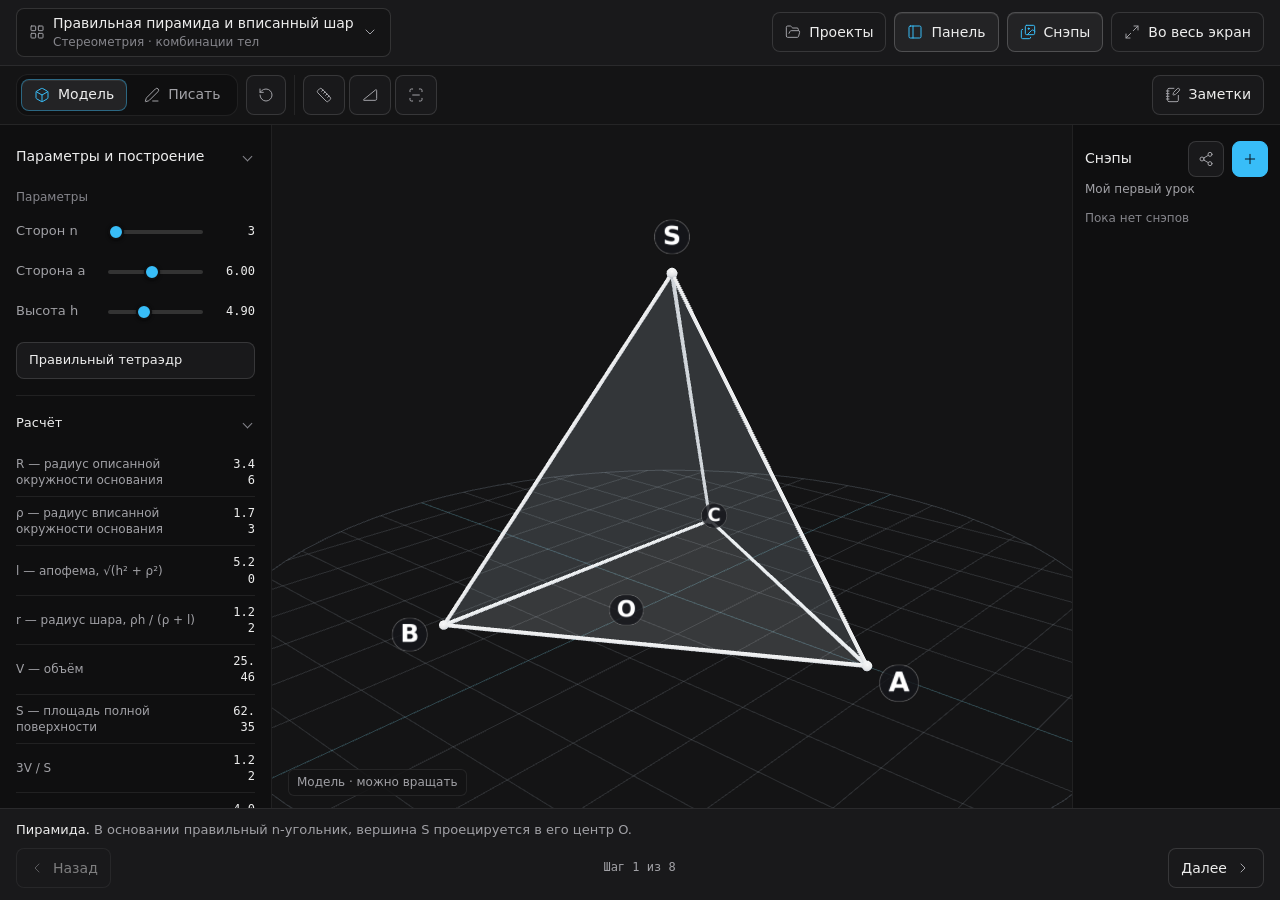
<file: index.html>
<!doctype html>
<html lang="ru">
<head>
  <meta charset="utf-8">
  <meta name="viewport" content="width=device-width,initial-scale=1,viewport-fit=cover">
  <meta name="theme-color" content="#141415">
  <meta name="mobile-web-app-capable" content="yes">
  <meta name="apple-mobile-web-app-capable" content="yes">
  <meta name="apple-mobile-web-app-status-bar-style" content="black-translucent">
  <title>Доска учителя — 3D-модели и симуляции</title>
  <link rel="manifest" href="./manifest.webmanifest">
  <link rel="icon" type="image/png" sizes="192x192" href="./icon-192.png">
  <link rel="apple-touch-icon" href="./apple-touch-icon.png">
  <link rel="stylesheet" href="./styles/board.css">
</head>
<body>
<div id="teacher-board-concept" data-mode="model" aria-label="Доска учителя: интерактивные 3D-модели">
  <header class="tb-header">
    <button type="button" class="tb-model-btn" data-action="open-catalog" aria-label="Выбрать 3D-модель из каталога" title="Выбрать модель">
      <i data-lucide="layout-grid" aria-hidden="true"></i>
      <span class="tb-title">
        <strong data-ref="model-title">Правильная пирамида и вписанный шар</strong>
        <span class="tb-subtitle" data-ref="model-subtitle">Стереометрия · комбинации тел</span>
      </span>
      <i data-lucide="chevron-down" aria-hidden="true"></i>
    </button>
    <div class="tb-header-actions">
      <button type="button" data-action="open-projects" aria-label="Мои проекты и уроки" title="Мои проекты"><i data-lucide="folder-open" aria-hidden="true"></i><span class="tb-btn-label">Проекты</span></button>
      <button type="button" data-action="toggle-panel" aria-pressed="true" aria-label="Скрыть или показать панель параметров" title="Панель параметров"><i data-lucide="panel-left" aria-hidden="true"></i><span class="tb-btn-label">Панель</span></button>
      <button type="button" data-action="toggle-snaps" aria-pressed="true" aria-label="Скрыть или показать ленту снэпов" title="Лента снэпов"><i data-lucide="images" aria-hidden="true"></i><span class="tb-btn-label">Снэпы</span></button>
      <button type="button" data-action="fullscreen" aria-pressed="false" aria-label="Открыть во весь экран" title="Во весь экран"><i data-lucide="maximize-2" aria-hidden="true"></i><span class="tb-btn-label">Во весь экран</span></button>
    </div>
  </header>

  <div class="tb-toolbar">
    <div class="tb-modes" role="group" aria-label="Режим взаимодействия">
      <button type="button" data-mode="model" aria-pressed="true" aria-label="Режим модели: вращение и масштаб" title="Модель"><i data-lucide="box" aria-hidden="true"></i><span class="tb-btn-label">Модель</span></button>
      <button type="button" data-mode="ink" aria-pressed="false" aria-label="Режим письма: заметки поверх сцены" title="Писать"><i data-lucide="pen-line" aria-hidden="true"></i><span class="tb-btn-label">Писать</span></button>
    </div>
    <button type="button" data-action="reset-camera" aria-label="Сбросить 3D-камеру" title="Сбросить 3D-камеру"><i data-lucide="rotate-ccw" aria-hidden="true"></i></button>
    <div class="tb-ink-tools" role="group" aria-label="Инструменты письма">
      <button type="button" data-tool="pen" aria-label="Перо" aria-pressed="true"><i data-lucide="pencil" aria-hidden="true"></i></button>
      <button type="button" data-tool="eraser" aria-label="Ластик" aria-pressed="false"><i data-lucide="eraser" aria-hidden="true"></i></button>
      <button type="button" data-tool="pan" aria-label="Перемещать доску (рука)" title="Перемещать увеличенную доску" aria-pressed="false"><i data-lucide="hand" aria-hidden="true"></i></button>
      <button type="button" class="tb-color" data-color="graphite" aria-label="Графитовый цвет" aria-pressed="false"><span></span></button>
      <button type="button" class="tb-color" data-color="blue" aria-label="Синий цвет" aria-pressed="true"><span></span></button>
      <button type="button" class="tb-color" data-color="red" aria-label="Красный цвет" aria-pressed="false"><span></span></button>
      <button type="button" data-action="undo" aria-label="Отменить последнее действие" title="Отменить штрих" disabled><i data-lucide="undo-2" aria-hidden="true"></i></button>
      <button type="button" data-action="redo" aria-label="Повторить отменённое действие" title="Повторить штрих" disabled><i data-lucide="redo-2" aria-hidden="true"></i></button>
      <button type="button" data-action="clear-strokes" aria-label="Очистить штрихи снэпа" title="Очистить штрихи снэпа" disabled><i data-lucide="trash-2" aria-hidden="true"></i></button>
      <button type="button" data-action="stylus-only" aria-label="Только стилус (игнорировать палец при письме)" title="Только стилус (защита от ладони)" aria-pressed="false"><i data-lucide="pen-tool" aria-hidden="true"></i></button>
    </div>
    <div class="tb-zoom-tools" role="group" aria-label="Масштаб доски">
      <button type="button" data-action="zoom-out" aria-label="Уменьшить доску" disabled><i data-lucide="zoom-out" aria-hidden="true"></i></button>
      <button type="button" class="tb-zoom-value" data-action="zoom-reset" aria-label="Сбросить масштаб до 100%" disabled>100%</button>
      <button type="button" data-action="zoom-in" aria-label="Увеличить доску" disabled><i data-lucide="zoom-in" aria-hidden="true"></i></button>
    </div>
    <div class="tb-instruments" role="group" aria-label="Измерительные приборы и указка">
      <button type="button" data-instrument="ruler" aria-label="Линейка: расстояние между точками 3D-модели" title="Линейка · 2 точки модели" aria-pressed="false"><i data-lucide="ruler" aria-hidden="true"></i></button>
      <button type="button" data-instrument="protractor" aria-label="Транспортир: угол по трём точкам 3D-модели" title="Транспортир · 3 точки, вторая — вершина" aria-pressed="false"><i data-lucide="triangle-right" aria-hidden="true"></i></button>
      <button type="button" data-instrument="laser" aria-label="Лазерная указка" title="Лазерная указка · Esc — выход" aria-pressed="false"><i data-lucide="scan-line" aria-hidden="true"></i></button>
    </div>
    <button type="button" class="tb-notes-button" data-action="notes" aria-pressed="false" aria-label="Заметки учителя" title="Заметки учителя"><i data-lucide="notebook-pen" aria-hidden="true"></i><span class="tb-btn-label">Заметки</span></button>
    <span class="tb-mode-status" aria-live="polite">Вращение и масштаб</span>
  </div>

  <div class="tb-app-banner" data-ref="app-banner" data-tone="info" hidden role="status" aria-live="polite">
    <i data-lucide="alert-triangle" aria-hidden="true"></i>
    <span data-ref="app-banner-text"></span>
    <button type="button" class="tb-hint-close" data-action="dismiss-banner" aria-label="Скрыть уведомление"><i data-lucide="x" aria-hidden="true"></i></button>
  </div>

  <main class="tb-workspace">
    <aside class="tb-controls">
      <details class="tb-panel" open>
        <summary>Параметры и построение</summary>
        <h4>Параметры</h4>
        <div data-ref="params-host"></div>
        <div class="tb-presets" data-ref="presets-host"></div>
        <details class="tb-group" open><summary>Расчёт</summary><table data-ref="calc" aria-label="Расчёт параметров"></table></details>
        <details class="tb-group" open><summary>Элементы</summary><div data-ref="tg"></div></details>
        <p class="tb-help" data-ref="panel-help">Вращение — перетаскиванием, масштаб — колесом или двумя пальцами. Шаги — кнопками или стрелками на клавиатуре.</p>
      </details>
    </aside>

    <div class="tb-scene-column">
      <div class="tb-scene-stage">
        <div class="tb-scene" data-ref="c" aria-label="Интерактивная 3D-модель">
          <div class="tb-section" data-ref="sec" aria-label="Плоский чертёж"></div>
          <svg class="tb-ink" data-ref="ink" aria-label="Рукописные пометки поверх 3D-модели"></svg>
          <span class="tb-scene-status" aria-live="polite">Модель · можно вращать</span>
          <button type="button" class="tb-panel-expand" data-action="expand-panel" hidden aria-label="Развернуть параметры и построение" title="Показать панель параметров">
            <i data-lucide="panel-left" aria-hidden="true"></i><span>Параметры</span>
          </button>
        </div>
      </div>
      <aside class="tb-notes" hidden><label for="tb-explanation">Объяснение</label><textarea id="tb-explanation" spellcheck="false" placeholder="Объяснение к построению" aria-label="Заметки учителя к построению"></textarea></aside>
    </div>

    <aside class="tb-snaps" aria-label="Снэпы ракурсов и пометок">
      <div class="tb-snaps-heading">
        <strong>Снэпы</strong>
        <div class="tb-snaps-head-btns">
          <button type="button" data-action="open-export" aria-label="Экспорт снэпов для ученика" title="Экспорт PNG / PDF для ученика"><i data-lucide="share-2" aria-hidden="true"></i></button>
          <button type="button" data-action="new-snap" aria-label="Новый снэп" title="Новый снэп"><i data-lucide="plus" aria-hidden="true"></i></button>
        </div>
      </div>
      <div class="tb-snaps-project" data-ref="active-project-title">Текущий урок</div>
      <div data-ref="snaps" aria-label="Список снэпов"><p class="tb-snaps-empty">Пока нет снэпов</p></div>
    </aside>
  </main>

  <div class="tb-steps" data-ref="steps-bar">
    <p data-ref="hint"></p>
    <div class="tb-nav">
      <button type="button" data-ref="pv"><i data-lucide="chevron-left" aria-hidden="true"></i>Назад</button>
      <b data-ref="sn"></b>
      <button type="button" data-ref="nx">Далее<i data-lucide="chevron-right" aria-hidden="true"></i></button>
    </div>
  </div>

  <div class="tb-player" data-ref="player-bar" hidden>
    <div class="tb-player-row">
      <div class="tb-player-controls" role="group" aria-label="Управление симуляцией">
        <button type="button" data-action="sim-reset" aria-label="Сбросить к началу t = 0" title="В начало (t = 0)"><i data-lucide="rotate-ccw" aria-hidden="true"></i></button>
        <button type="button" data-action="sim-back" aria-label="Шаг назад" title="Шаг назад"><i data-lucide="step-back" aria-hidden="true"></i></button>
        <button type="button" class="tb-play-btn" data-action="sim-play" aria-pressed="false" aria-label="Воспроизвести или поставить на паузу" title="Пуск / Пауза (Пробел)">
          <span class="tb-ico-play" aria-hidden="true"><i data-lucide="play"></i></span>
          <span class="tb-ico-pause" aria-hidden="true"><i data-lucide="pause"></i></span>
          <span data-ref="sim-play-label">Пуск</span>
        </button>
        <button type="button" data-action="sim-fwd" aria-label="Шаг вперёд" title="Шаг вперёд"><i data-lucide="step-forward" aria-hidden="true"></i></button>
      </div>
      <div class="tb-player-scrub-wrap" data-ref="sim-scrub-wrap">
        <input type="range" class="tb-player-scrub" data-ref="sim-scrub" min="0" max="1" step="0.01" value="0" aria-label="Перемотка времени симуляции">
      </div>
      <span class="tb-player-time" data-ref="sim-time">t = 0.00 с</span>
      <button type="button" class="tb-speed-btn" data-action="sim-speed" aria-label="Скорость воспроизведения" title="Скорость воспроизведения">1×</button>
    </div>
  </div>

  <div class="tb-pwa-hint" data-ref="pwa-hint" hidden>
    <span>Для установки как отдельное приложение в Chrome откройте <a data-ref="https-link" href="#">HTTPS-адрес</a> и установите сертификат.</span>
    <a class="tb-hint-link" href="./setup.html">Инструкция</a>
    <button type="button" class="tb-hint-close" data-action="close-hint" aria-label="Скрыть подсказку"><i data-lucide="x" aria-hidden="true"></i></button>
  </div>

  <div class="tb-catalog-backdrop" data-ref="catalog-backdrop" hidden role="dialog" aria-modal="true" aria-label="Выбор модели или симуляции">
    <div class="tb-catalog">
      <div class="tb-catalog-head">
        <strong>Каталог сцен и моделей</strong>
        <button type="button" data-action="close-catalog" aria-label="Закрыть каталог"><i data-lucide="x" aria-hidden="true"></i></button>
      </div>
      <div class="tb-catalog-filters">
        <div class="tb-catalog-subfilters">
          <div class="tb-catalog-cats" data-ref="catalog-subjects" aria-label="Фильтр по предмету"></div>
          <div class="tb-catalog-cats" data-ref="catalog-kinds" aria-label="Фильтр по формату"></div>
        </div>
        <div class="tb-catalog-row">
          <div class="tb-catalog-cats" data-ref="catalog-cats" aria-label="Темы и разделы"></div>
          <label class="tb-catalog-search">
            <i data-lucide="search" aria-hidden="true"></i>
            <input type="search" data-ref="catalog-search" placeholder="Поиск по теме или названию" aria-label="Поиск сцены">
          </label>
        </div>
      </div>
      <div class="tb-catalog-grid" data-ref="catalog-grid"></div>
      <div class="tb-catalog-foot">
        <span data-ref="catalog-snaps-info">Снэпы ещё не созданы</span>
        <div class="tb-catalog-foot-actions">
          <button type="button" data-action="export-lesson"><i data-lucide="download" aria-hidden="true"></i>Экспорт урока (.json)</button>
          <button type="button" data-action="import-lesson"><i data-lucide="upload" aria-hidden="true"></i>Импорт урока</button>
          <input type="file" data-ref="lesson-file" accept=".json,application/json" hidden aria-hidden="true">
          <button type="button" data-action="clear-snaps"><i data-lucide="trash-2" aria-hidden="true"></i>Новый урок (очистить снэпы)</button>
        </div>
      </div>
    </div>
  </div>

  <div class="tb-catalog-backdrop" data-ref="projects-backdrop" hidden role="dialog" aria-modal="true" aria-label="Мои проекты и уроки">
    <div class="tb-catalog tb-modal-md">
      <div class="tb-catalog-head">
        <strong>Мои проекты</strong>
        <button type="button" data-action="close-projects" aria-label="Закрыть проекты"><i data-lucide="x" aria-hidden="true"></i></button>
      </div>
      <div class="tb-catalog-filters">
        <div class="tb-proj-create-row">
          <input type="text" data-ref="project-new-title" placeholder="Название урока, например 10А · Стереометрия" aria-label="Название нового проекта">
          <button type="button" data-action="project-create"><i data-lucide="plus" aria-hidden="true"></i>Создать проект</button>
        </div>
        <label class="tb-catalog-search tb-proj-search">
          <i data-lucide="search" aria-hidden="true"></i>
          <input type="search" data-ref="projects-search" placeholder="Поиск проекта" aria-label="Поиск проекта">
        </label>
      </div>
      <div class="tb-proj-list" data-ref="projects-list"></div>
      <div class="tb-catalog-foot">
        <span data-ref="projects-status">Проектов на устройстве: 1</span>
        <div class="tb-catalog-foot-actions">
          <button type="button" data-action="project-import-json"><i data-lucide="upload" aria-hidden="true"></i>Импорт проекта (.json)</button>
          <input type="file" data-ref="project-import-file" accept=".json,application/json" hidden aria-hidden="true">
        </div>
      </div>
    </div>
  </div>

  <div class="tb-catalog-backdrop" data-ref="export-backdrop" hidden role="dialog" aria-modal="true" aria-label="Экспорт снэпов для ученика">
    <div class="tb-catalog tb-modal-lg">
      <div class="tb-catalog-head">
        <div>
          <strong>Экспорт для ученика</strong>
          <span class="tb-export-sub" data-ref="export-project-title">Текущий проект</span>
        </div>
        <button type="button" data-action="close-export" aria-label="Закрыть экспорт"><i data-lucide="x" aria-hidden="true"></i></button>
      </div>
      <div class="tb-export-body">
        <div class="tb-export-preview-col">
          <div class="tb-export-preview-box">
            <img data-ref="export-preview-img" alt="Предпросмотр кадра для ученика" hidden>
          </div>
          <span class="tb-export-meta" data-ref="export-preview-meta">Подготовка предпросмотра</span>
        </div>
        <div class="tb-export-ctrl-col">
          <label class="tb-select-wrap">
            <span>Снэп (для PNG)</span>
            <select class="tb-select" data-ref="export-snap-select"></select>
          </label>
          <div class="tb-export-group">
            <span>Оформление кадра</span>
            <div class="tb-export-theme-row" role="group" aria-label="Тема экспорта">
              <button type="button" class="tb-cat-chip" data-export-theme="dark" aria-pressed="true"><i data-lucide="moon" aria-hidden="true"></i>Тёмная доска</button>
              <button type="button" class="tb-cat-chip" data-export-theme="light" aria-pressed="false"><i data-lucide="sun" aria-hidden="true"></i>Светлый лист</button>
            </div>
          </div>
          <div class="tb-export-checks">
            <label><input type="checkbox" data-ref="exp-grid" checked>Сетка доски</label>
            <label><input type="checkbox" data-ref="exp-diagram" checked>2D-чертёж и графики</label>
            <label><input type="checkbox" data-ref="exp-calc" checked>Расчётные значения</label>
            <label><input type="checkbox" data-ref="exp-notes" checked>Заметки учителя</label>
          </div>
          <div class="tb-export-actions">
            <div class="tb-export-action-row">
              <button type="button" class="tb-export-primary" data-action="export-png"><i data-lucide="image" aria-hidden="true"></i>Скачать PNG</button>
              <button type="button" data-action="share-png" hidden><i data-lucide="share-2" aria-hidden="true"></i>Поделиться</button>
            </div>
            <div class="tb-export-action-row">
              <button type="button" data-action="export-pdf"><i data-lucide="file-text" aria-hidden="true"></i><span data-ref="export-pdf-label">Скачать PDF</span></button>
              <button type="button" data-action="share-pdf" hidden><i data-lucide="share-2" aria-hidden="true"></i>Поделиться PDF</button>
            </div>
          </div>
          <span class="tb-export-status" data-ref="export-status" aria-live="polite"></span>
        </div>
      </div>
    </div>
  </div>
</div>

<script src="./vendor/three.min.js"></script>
<script src="./vendor/OrbitControls.js"></script>
<script src="./vendor/lucide.min.js"></script>
<script type="module" src="./src/app.js"></script>
<script>
globalThis.lucide?.createIcons({ attrs: { width: 16, height: 16, 'stroke-width': 1.5 } });
if ('serviceWorker' in navigator) {
  navigator.serviceWorker.register('./sw.js', { updateViaCache: 'none' }).catch(() => {});
}
(() => {
  const hint = document.querySelector('[data-ref="pwa-hint"]');
  if (!hint || window.isSecureContext) return;
  try { if (sessionStorage.getItem('tb-hide-hint') === '1') return; } catch {}
  const link = hint.querySelector('[data-ref="https-link"]');
  if (link) {
    const httpsPort = location.port && location.port !== '8000' && location.port !== '80' ? location.port : '8443';
    const httpsUrl = `https://${location.hostname}:${httpsPort}${location.pathname}`;
    link.href = httpsUrl;
    link.textContent = httpsUrl;
  }
  hint.hidden = false;
  hint.querySelector('[data-action="close-hint"]')?.addEventListener('click', () => {
    hint.hidden = true;
    try { sessionStorage.setItem('tb-hide-hint', '1'); } catch {}
  });
})();
</script>
</body>
</html>
</file>
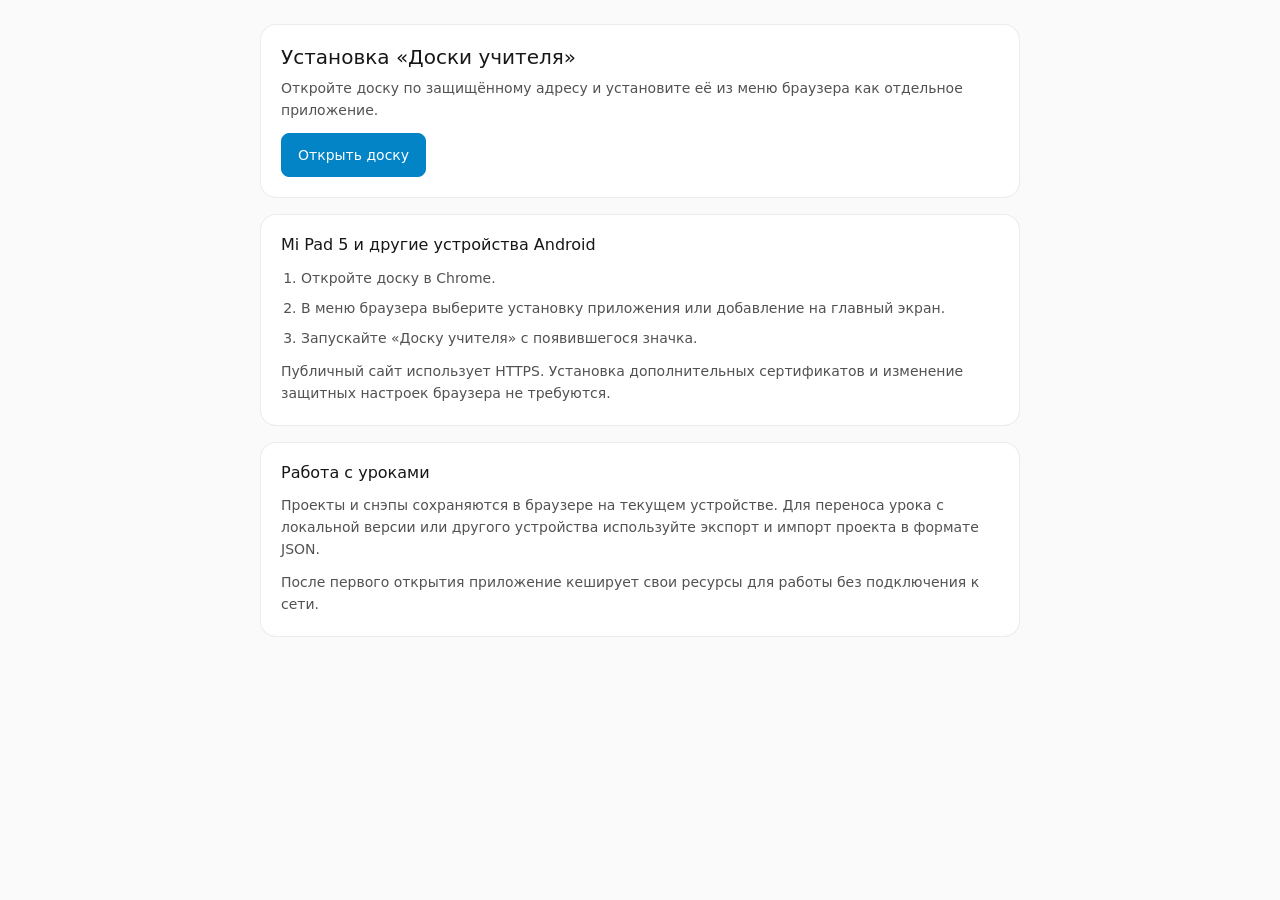
<file: setup.html>
<!doctype html>
<html lang="ru">
<head>
<meta charset="utf-8">
<meta name="viewport" content="width=device-width,initial-scale=1,viewport-fit=cover">
<title>Установка приложения «Доска учителя» на Mi Pad 5 и в Chrome</title>
<style>
:root{
  color-scheme:dark light;
  --bg:#141415;
  --fg:#ededed;
  --fg-2:#a1a1a6;
  --panel:#19191b;
  --line:rgba(237,237,237,.08);
  --line-strong:rgba(237,237,237,.16);
  --soft:#232325;
  --muted:#85858b;
  --accent:#38bdf8;
  --accent-ink:#09131a;
  --ease:cubic-bezier(0.22,1,0.36,1);
}
@media(prefers-color-scheme:light){
  :root{
    --bg:#fafafa;
    --fg:#171717;
    --fg-2:#525252;
    --panel:#ffffff;
    --line:rgba(23,23,23,.08);
    --line-strong:rgba(23,23,23,.16);
    --soft:#f4f4f5;
    --muted:#737373;
    --accent:#0284c7;
    --accent-ink:#ffffff;
  }
}
*{box-sizing:border-box}
body{
  margin:0;padding:24px 16px 40px;background:var(--bg);color:var(--fg);
  font:14px/1.55 system-ui,-apple-system,"Segoe UI",Roboto,sans-serif;
}
main{max-width:760px;margin:0 auto;display:flex;flex-direction:column;gap:16px}
.card{
  background:var(--panel);border:1px solid var(--line);border-radius:16px;padding:20px;
  box-shadow:inset 0 1px 0 rgba(255,255,255,.04);
}
h1{font-size:20px;font-weight:500;line-height:1.25;margin:0 0 8px}
h2{font-size:16px;font-weight:500;line-height:1.3;margin:0 0 12px}
p{margin:0 0 12px;color:var(--fg-2)}
p:last-child,ol:last-child,ul:last-child{margin-bottom:0}
ol,ul{margin:0 0 12px;padding-left:20px;color:var(--fg-2)}
li{margin-bottom:8px}
strong{color:var(--fg);font-weight:500}
code{
  background:var(--soft);color:var(--fg);border:1px solid var(--line);
  padding:2px 8px;border-radius:6px;
  font-family:ui-monospace,SFMono-Regular,"JetBrains Mono",Menlo,Consolas,monospace;
  font-size:13px;word-break:break-all;font-variant-numeric:tabular-nums;
}
.muted{color:var(--muted);font-size:13px}
.actions{display:flex;flex-wrap:wrap;gap:8px;margin:12px 0 0}
a.btn,button.btn{
  display:inline-flex;align-items:center;justify-content:center;gap:8px;
  min-height:44px;padding:8px 16px;border-radius:8px;border:1px solid var(--line-strong);
  background:var(--soft);color:var(--fg);text-decoration:none;font:inherit;font-weight:500;
  cursor:pointer;transition:background-color 140ms var(--ease),border-color 140ms var(--ease),transform 140ms var(--ease);
}
a.btn:hover,button.btn:hover{background:var(--panel);border-color:var(--accent)}
a.btn:active,button.btn:active{transform:scale(0.98)}
a.btn.primary{background:var(--accent);border-color:var(--accent);color:var(--accent-ink)}
a.btn.primary:hover{filter:brightness(1.06)}
a.btn:focus-visible,button.btn:focus-visible{outline:2px solid var(--accent);outline-offset:2px}
.status{font-size:13px;color:var(--muted);display:inline-flex;align-items:center}
</style>
</head>
<body>
<main>
  <section class="card">
    <h1>Установка «Доски учителя»</h1>
    <p>Откройте доску по защищённому адресу и установите её из меню браузера как отдельное приложение.</p>
    <div class="actions"><a class="btn primary" href="./">Открыть доску</a></div>
  </section>
  <section class="card">
    <h2>Mi Pad 5 и другие устройства Android</h2>
    <ol>
      <li>Откройте доску в Chrome.</li>
      <li>В меню браузера выберите установку приложения или добавление на главный экран.</li>
      <li>Запускайте «Доску учителя» с появившегося значка.</li>
    </ol>
    <p>Публичный сайт использует HTTPS. Установка дополнительных сертификатов и изменение защитных настроек браузера не требуются.</p>
  </section>
  <section class="card">
    <h2>Работа с уроками</h2>
    <p>Проекты и снэпы сохраняются в браузере на текущем устройстве. Для переноса урока с локальной версии или другого устройства используйте экспорт и импорт проекта в формате JSON.</p>
    <p>После первого открытия приложение кеширует свои ресурсы для работы без подключения к сети.</p>
  </section>
</main>

</body>
</html>
</file>
<file: styles/board.css>
:root {
  color-scheme: dark;
}

html,
body {
  height: 100%;
  margin: 0;
  overscroll-behavior: none;
}

body {
  background: #141415;
  overflow: hidden;
}

[data-lucide] {
  stroke-width: 1.5;
}

#teacher-board-concept {
  --tb-bg-deep: #0f0f10;
  --tb-bg: #141415;
  --tb-panel: #19191b;
  --tb-raised: #232325;
  --tb-fg: #ededed;
  --tb-fg-2: #a1a1a6;
  --tb-muted: #85858b;
  --tb-line: rgba(237, 237, 237, 0.08);
  --tb-line-strong: rgba(237, 237, 237, 0.14);
  --tb-accent: #38bdf8;
  --tb-accent-ink: #09131a;
  --tb-accent-soft: rgba(56, 189, 248, 0.12);
  --tb-accent-border: rgba(56, 189, 248, 0.44);
  --tb-blue: var(--tb-accent);
  --tb-red: #f06a6e;
  --tb-green: #4cc38a;
  --tb-amber: #e5a93c;
  --tb-highlight: inset 0 1px 0 rgba(255, 255, 255, 0.07);
  --tb-ease: cubic-bezier(0.22, 1, 0.36, 1);
  --tb-mono: ui-monospace, SFMono-Regular, "JetBrains Mono", Menlo, Consolas, monospace;

  width: 100%;
  height: 100dvh;
  display: flex;
  flex-direction: column;
  padding: env(safe-area-inset-top, 0px) env(safe-area-inset-right, 0px) env(safe-area-inset-bottom, 0px) env(safe-area-inset-left, 0px);
  color: var(--tb-fg);
  background: var(--tb-bg);
  overflow: hidden;
  font: 14px/1.45 system-ui, -apple-system, "Segoe UI", Roboto, sans-serif;
  color-scheme: dark;
  -webkit-tap-highlight-color: transparent;
  user-select: none;
}

#teacher-board-concept *,
#teacher-board-concept *::before,
#teacher-board-concept *::after {
  box-sizing: border-box;
}

html,
body,
#teacher-board-concept,
#teacher-board-concept * {
  scrollbar-width: thin;
  scrollbar-color: rgba(237, 237, 237, 0.18) transparent;
}

html::-webkit-scrollbar,
body::-webkit-scrollbar,
#teacher-board-concept *::-webkit-scrollbar {
  width: 6px;
  height: 6px;
}

html::-webkit-scrollbar-track,
body::-webkit-scrollbar-track,
#teacher-board-concept *::-webkit-scrollbar-track {
  background: transparent;
}

html::-webkit-scrollbar-thumb,
body::-webkit-scrollbar-thumb,
#teacher-board-concept *::-webkit-scrollbar-thumb {
  background: rgba(237, 237, 237, 0.18);
  border-radius: 6px;
}

html::-webkit-scrollbar-thumb:hover,
body::-webkit-scrollbar-thumb:hover,
#teacher-board-concept *::-webkit-scrollbar-thumb:hover {
  background: rgba(237, 237, 237, 0.3);
}

html::-webkit-scrollbar-corner,
body::-webkit-scrollbar-corner,
#teacher-board-concept *::-webkit-scrollbar-corner {
  background: transparent;
}

#teacher-board-concept [hidden] {
  display: none !important;
}

#teacher-board-concept button,
#teacher-board-concept input,
#teacher-board-concept select,
#teacher-board-concept textarea {
  font: inherit;
}

#teacher-board-concept textarea,
#teacher-board-concept input[type="search"],
#teacher-board-concept input[type="text"] {
  user-select: text;
}

#teacher-board-concept button {
  color: var(--tb-fg);
  background: var(--tb-panel);
  border: 1px solid var(--tb-line-strong);
  border-radius: 8px;
  padding: 8px 12px;
  min-height: 40px;
  display: inline-flex;
  align-items: center;
  justify-content: center;
  gap: 8px;
  cursor: pointer;
  touch-action: manipulation;
  transition: background-color 140ms var(--tb-ease), border-color 140ms var(--tb-ease), color 140ms var(--tb-ease), transform 140ms var(--tb-ease);
}

#teacher-board-concept button:hover:not(:disabled) {
  background: var(--tb-raised);
  border-color: rgba(237, 237, 237, 0.24);
}

#teacher-board-concept button:active:not(:disabled) {
  transform: scale(0.98);
}

#teacher-board-concept button:disabled {
  opacity: 0.48;
  cursor: default;
}

#teacher-board-concept button[aria-pressed="true"] {
  background: var(--tb-raised);
  border-color: var(--tb-accent-border);
  color: var(--tb-fg);
  box-shadow: var(--tb-highlight);
}

#teacher-board-concept button[aria-pressed="true"] svg[data-lucide] {
  color: var(--tb-accent);
}

#teacher-board-concept button:focus-visible,
#teacher-board-concept input:focus-visible,
#teacher-board-concept select:focus-visible,
#teacher-board-concept textarea:focus-visible,
#teacher-board-concept summary:focus-visible {
  outline: 2px solid var(--tb-accent);
  outline-offset: 2px;
}

#teacher-board-concept svg[data-lucide] {
  width: 16px;
  height: 16px;
  stroke-width: 1.5;
  flex-shrink: 0;
  color: var(--tb-fg-2);
  transition: color 140ms var(--tb-ease);
}

#teacher-board-concept strong,
#teacher-board-concept b,
#teacher-board-concept summary,
#teacher-board-concept h4 {
  font-weight: 500;
}

/* Header */
#teacher-board-concept .tb-header {
  flex: 0 0 auto;
  min-height: 56px;
  display: flex;
  align-items: center;
  justify-content: space-between;
  gap: 12px;
  padding: 8px 16px;
  border-bottom: 1px solid var(--tb-line);
  background: var(--tb-panel);
}

#teacher-board-concept .tb-model-btn {
  min-width: 0;
  max-width: 100%;
  flex: 0 1 auto;
  justify-content: flex-start;
  gap: 8px;
  padding: 6px 12px;
  min-height: 40px;
  text-align: left;
  background: var(--tb-bg);
  border-color: var(--tb-line-strong);
}

#teacher-board-concept .tb-title {
  min-width: 0;
  flex: 1 1 auto;
}

#teacher-board-concept .tb-header strong {
  display: block;
  font-size: 14px;
  line-height: 1.25;
  color: var(--tb-fg);
  white-space: nowrap;
  overflow: hidden;
  text-overflow: ellipsis;
}

#teacher-board-concept .tb-header .tb-subtitle {
  display: block;
  font-size: 12px;
  line-height: 1.25;
  color: var(--tb-muted);
  margin-top: 2px;
  white-space: nowrap;
  overflow: hidden;
  text-overflow: ellipsis;
}

#teacher-board-concept .tb-header-actions {
  display: flex;
  align-items: center;
  gap: 8px;
  flex-shrink: 0;
}

#teacher-board-concept .tb-header-actions button[aria-pressed="true"] {
  border-color: rgba(237, 237, 237, 0.22);
}

/* Toolbar */
#teacher-board-concept .tb-toolbar {
  flex: 0 0 auto;
  min-height: 56px;
  display: flex;
  align-items: center;
  flex-wrap: nowrap;
  gap: 8px;
  padding: 8px 16px;
  border-bottom: 1px solid var(--tb-line);
  background: var(--tb-bg);
  overflow-x: auto;
  overflow-y: hidden;
  scrollbar-width: none;
}

#teacher-board-concept .tb-toolbar::-webkit-scrollbar {
  display: none;
}

#teacher-board-concept[data-mode="model"] .tb-ink-tools,
#teacher-board-concept[data-mode="model"] .tb-zoom-tools {
  display: none;
}

#teacher-board-concept[data-mode="ink"] [data-action="reset-camera"] {
  display: none;
}

#teacher-board-concept .tb-modes {
  display: inline-flex;
  align-items: center;
  gap: 4px;
  padding: 4px;
  border-radius: 12px;
  border: 1px solid var(--tb-line);
  background: var(--tb-bg-deep);
  flex: 0 0 auto;
}

#teacher-board-concept .tb-modes button {
  min-height: 32px;
  padding: 4px 12px;
  border-radius: 8px;
  border: 1px solid transparent;
  background: transparent;
  color: var(--tb-fg-2);
}

#teacher-board-concept .tb-modes button:hover:not(:disabled) {
  background: rgba(237, 237, 237, 0.05);
  border-color: transparent;
  color: var(--tb-fg);
}

#teacher-board-concept .tb-modes button[aria-pressed="true"] {
  background: var(--tb-raised);
  border-color: var(--tb-accent-border);
  color: var(--tb-fg);
  box-shadow: var(--tb-highlight);
}

#teacher-board-concept .tb-ink-tools,
#teacher-board-concept .tb-zoom-tools {
  display: flex;
  align-items: center;
  gap: 4px;
  flex: 0 0 auto;
}

#teacher-board-concept .tb-ink-tools button,
#teacher-board-concept .tb-zoom-tools button,
#teacher-board-concept [data-action="reset-camera"] {
  min-width: 40px;
  min-height: 40px;
  padding: 8px;
}

#teacher-board-concept .tb-zoom-value {
  min-width: 56px;
  font-family: var(--tb-mono);
  font-size: 12px;
  font-variant-numeric: tabular-nums;
  padding: 8px;
}

#teacher-board-concept .tb-color span {
  display: block;
  width: 16px;
  height: 16px;
  border-radius: 50%;
  background: var(--tb-fg);
  border: 1px solid rgba(255, 255, 255, 0.2);
}

#teacher-board-concept .tb-color[data-color="blue"] span {
  background: var(--tb-blue);
}

#teacher-board-concept .tb-color[data-color="red"] span {
  background: var(--tb-red);
}

#teacher-board-concept .tb-notes-button {
  margin-left: auto;
  flex: 0 0 auto;
}

#teacher-board-concept .tb-mode-status {
  position: absolute;
  width: 1px;
  height: 1px;
  padding: 0;
  margin: -1px;
  overflow: hidden;
  clip: rect(0, 0, 0, 0);
  white-space: nowrap;
  border: 0;
}

/* App Banner */
#teacher-board-concept .tb-app-banner {
  flex: 0 0 auto;
  display: flex;
  align-items: center;
  gap: 8px;
  padding: 8px 16px;
  border-bottom: 1px solid var(--tb-line);
  background: var(--tb-raised);
  font-size: 13px;
  color: var(--tb-fg);
}

#teacher-board-concept .tb-app-banner[data-tone="error"] {
  border-color: rgba(240, 106, 110, 0.45);
  background: rgba(240, 106, 110, 0.12);
}

#teacher-board-concept .tb-app-banner[data-tone="error"] svg[data-lucide] {
  color: var(--tb-red);
}

#teacher-board-concept .tb-app-banner [data-ref="app-banner-text"] {
  flex: 1 1 auto;
  min-width: 0;
}

/* Workspace Grid */
#teacher-board-concept .tb-workspace {
  flex: 1 1 auto;
  min-height: 0;
  display: grid;
  grid-template-columns: 272px minmax(0, 1fr) 208px;
  align-items: stretch;
}

#teacher-board-concept[data-panel-collapsed="true"] .tb-workspace {
  grid-template-columns: minmax(0, 1fr) 208px;
}

#teacher-board-concept[data-snaps-collapsed="true"] .tb-workspace {
  grid-template-columns: 272px minmax(0, 1fr);
}

#teacher-board-concept[data-panel-collapsed="true"][data-snaps-collapsed="true"] .tb-workspace {
  grid-template-columns: minmax(0, 1fr);
}

#teacher-board-concept[data-panel-collapsed="true"] .tb-controls,
#teacher-board-concept[data-snaps-collapsed="true"] .tb-snaps {
  display: none;
}

/* Left Controls Sidebar */
#teacher-board-concept .tb-controls {
  min-width: 0;
  min-height: 0;
  overflow-y: auto;
  overscroll-behavior: contain;
  touch-action: pan-y;
  -webkit-overflow-scrolling: touch;
  background: var(--tb-bg-deep);
  border-right: 1px solid var(--tb-line);
  padding: 16px;
}

#teacher-board-concept .tb-panel > summary,
#teacher-board-concept .tb-group > summary {
  list-style: none;
  display: flex;
  align-items: center;
  justify-content: space-between;
  gap: 8px;
  min-height: 32px;
  cursor: pointer;
  color: var(--tb-fg);
  font-size: 14px;
  border-radius: 6px;
}

#teacher-board-concept .tb-panel > summary::-webkit-details-marker,
#teacher-board-concept .tb-group > summary::-webkit-details-marker {
  display: none;
}

#teacher-board-concept .tb-panel > summary::after,
#teacher-board-concept .tb-group > summary::after {
  content: "";
  width: 7px;
  height: 7px;
  margin-right: 4px;
  flex-shrink: 0;
  border-right: 1.5px solid var(--tb-muted);
  border-bottom: 1.5px solid var(--tb-muted);
  transform: rotate(-45deg);
  transition: transform 160ms var(--tb-ease);
}

#teacher-board-concept .tb-panel[open] > summary::after,
#teacher-board-concept .tb-group[open] > summary::after {
  transform: rotate(45deg);
}

#teacher-board-concept .tb-controls h4 {
  font-size: 12px;
  color: var(--tb-muted);
  margin: 16px 0 8px;
}

#teacher-board-concept .tb-parameter {
  display: flex;
  align-items: center;
  gap: 8px;
  margin-top: 4px;
  min-height: 36px;
}

#teacher-board-concept .tb-parameter > span {
  min-width: 84px;
  font-size: 13px;
  color: var(--tb-fg-2);
}

#teacher-board-concept .tb-parameter > b {
  min-width: 44px;
  text-align: right;
  font-family: var(--tb-mono);
  font-size: 12px;
  font-variant-numeric: tabular-nums;
  color: var(--tb-fg);
}

/* Custom Range Slider */
#teacher-board-concept input[type="range"] {
  -webkit-appearance: none;
  appearance: none;
  flex: 1;
  min-width: 0;
  height: 28px;
  margin: 0;
  background: transparent;
  cursor: pointer;
  touch-action: pan-x;
}

#teacher-board-concept input[type="range"]::-webkit-slider-runnable-track {
  height: 4px;
  border-radius: 4px;
  background: rgba(237, 237, 237, 0.16);
}

#teacher-board-concept input[type="range"]::-webkit-slider-thumb {
  -webkit-appearance: none;
  appearance: none;
  width: 16px;
  height: 16px;
  margin-top: -6px;
  border-radius: 50%;
  background: var(--tb-accent);
  border: 2px solid var(--tb-bg-deep);
  box-shadow: 0 1px 3px rgba(0, 0, 0, 0.5);
  transition: transform 140ms var(--tb-ease), background-color 140ms var(--tb-ease);
}

#teacher-board-concept input[type="range"]:hover::-webkit-slider-thumb {
  transform: scale(1.1);
}

#teacher-board-concept input[type="range"]::-moz-range-track {
  height: 4px;
  border-radius: 4px;
  background: rgba(237, 237, 237, 0.16);
}

#teacher-board-concept input[type="range"]::-moz-range-thumb {
  width: 16px;
  height: 16px;
  border-radius: 50%;
  background: var(--tb-accent);
  border: 2px solid var(--tb-bg-deep);
  box-shadow: 0 1px 3px rgba(0, 0, 0, 0.5);
  transition: transform 140ms var(--tb-ease), background-color 140ms var(--tb-ease);
}

#teacher-board-concept .tb-select-wrap {
  display: flex;
  flex-direction: column;
  gap: 4px;
  margin-top: 8px;
}

#teacher-board-concept .tb-select-wrap span {
  font-size: 12px;
  color: var(--tb-muted);
}

#teacher-board-concept .tb-select {
  width: 100%;
  min-height: 40px;
  padding: 8px 12px;
  border: 1px solid var(--tb-line-strong);
  border-radius: 8px;
  background: var(--tb-panel);
  color: var(--tb-fg);
}

#teacher-board-concept .tb-presets {
  display: flex;
  flex-direction: column;
  gap: 8px;
  margin-top: 12px;
}

#teacher-board-concept .tb-preset {
  width: 100%;
  justify-content: flex-start;
  min-height: 36px;
  font-size: 13px;
  padding: 8px 12px;
}

#teacher-board-concept .tb-group {
  margin-top: 16px;
  padding-top: 12px;
  border-top: 1px solid var(--tb-line);
}

#teacher-board-concept .tb-group > summary {
  font-size: 13px;
  margin-bottom: 8px;
  color: var(--tb-fg);
}

#teacher-board-concept table {
  border-collapse: collapse;
  width: 100%;
  font-size: 12px;
}

#teacher-board-concept tr + tr td {
  border-top: 1px solid var(--tb-line);
}

#teacher-board-concept td {
  padding: 8px 0;
  vertical-align: middle;
  line-height: 1.35;
  color: var(--tb-fg-2);
}

#teacher-board-concept td + td {
  text-align: right;
  padding-left: 10px;
  white-space: normal;
  overflow-wrap: anywhere;
  color: var(--tb-fg);
  font-family: var(--tb-mono);
  font-variant-numeric: tabular-nums;
  font-weight: 500;
}

/* Custom Checkboxes */
#teacher-board-concept input[type="checkbox"] {
  -webkit-appearance: none;
  appearance: none;
  width: 18px;
  height: 18px;
  margin: 0;
  flex-shrink: 0;
  border-radius: 6px;
  border: 1px solid var(--tb-line-strong);
  background: var(--tb-panel);
  cursor: pointer;
  display: inline-grid;
  place-items: center;
  transition: background-color 140ms var(--tb-ease), border-color 140ms var(--tb-ease);
}

#teacher-board-concept input[type="checkbox"]:hover {
  border-color: rgba(237, 237, 237, 0.32);
}

#teacher-board-concept input[type="checkbox"]:checked {
  background: var(--tb-accent);
  border-color: var(--tb-accent);
  background-image: url("data:image/svg+xml,%3Csvg xmlns='http://www.w3.org/2000/svg' viewBox='0 0 16 16' fill='none' stroke='%2309131a' stroke-width='2.2' stroke-linecap='round' stroke-linejoin='round'%3E%3Cpolyline points='3.5 8.5 6.5 11.5 12.5 4.5'/%3E%3C/svg%3E");
  background-size: 14px 14px;
  background-position: center;
  background-repeat: no-repeat;
}

#teacher-board-concept [data-ref="tg"] label {
  display: flex;
  align-items: center;
  gap: 8px;
  margin-top: 4px;
  font-size: 12px;
  line-height: 1.35;
  color: var(--tb-fg-2);
  min-height: 32px;
  cursor: pointer;
}

#teacher-board-concept [data-ref="tg"] i {
  flex: none;
  width: 12px;
  height: 4px;
  border-radius: 4px;
}

#teacher-board-concept .tb-help {
  font-size: 12px;
  line-height: 1.45;
  color: var(--tb-muted);
  margin: 16px 0 0;
}

/* 3D Scene Stage */
#teacher-board-concept .tb-scene-column {
  min-width: 0;
  min-height: 0;
  display: flex;
  flex-direction: column;
  height: 100%;
}

#teacher-board-concept .tb-scene-stage {
  flex: 1 1 auto;
  min-height: 200px;
  position: relative;
  display: flex;
  align-items: center;
  justify-content: center;
  overflow: hidden;
  touch-action: none;
  --tb-bg: #141415;
  --tb-fg: #ededed;
  --tb-panel: #19191b;
  --tb-line: rgba(237, 237, 237, 0.08);
  --tb-muted: #85858b;
  --tb-blue: #38bdf8;
  --tb-red: #f06a6e;
  background: var(--tb-bg);
  color: var(--tb-fg);
}

#teacher-board-concept .tb-scene {
  position: relative;
  width: 100%;
  height: 100%;
  min-width: 0;
  touch-action: none;
  overflow: hidden;
}

#teacher-board-concept .tb-scene > canvas {
  display: block;
  width: 100%;
  height: 100%;
  touch-action: none;
}

#teacher-board-concept .tb-section {
  position: absolute;
  right: 16px;
  top: 16px;
  width: 176px;
  padding: 8px;
  border: 1px solid var(--tb-line-strong);
  border-radius: 12px;
  background: rgba(25, 25, 27, 0.92);
  box-shadow: var(--tb-highlight);
  display: none;
  z-index: 2;
  pointer-events: none;
}

#teacher-board-concept .tb-ink {
  position: absolute;
  inset: 0;
  width: 100%;
  height: 100%;
  z-index: 3;
  pointer-events: none;
  touch-action: none;
}

#teacher-board-concept .tb-scene-status {
  position: absolute;
  left: 16px;
  bottom: 12px;
  z-index: 4;
  font-size: 12px;
  color: var(--tb-fg-2);
  pointer-events: none;
  background: rgba(20, 20, 21, 0.88);
  border: 1px solid var(--tb-line);
  padding: 4px 8px;
  border-radius: 6px;
}

/* Teacher Notes Drawer */
#teacher-board-concept .tb-notes {
  flex: 0 0 auto;
  max-height: 34%;
  overflow-y: auto;
  padding: 12px 16px;
  border-top: 1px solid var(--tb-line);
  background: var(--tb-panel);
}

#teacher-board-concept .tb-notes label {
  display: block;
  font-weight: 500;
  font-size: 13px;
  margin-bottom: 8px;
  color: var(--tb-fg);
}

#teacher-board-concept textarea {
  width: 100%;
  min-height: 104px;
  resize: vertical;
  border: 1px solid var(--tb-line-strong);
  border-radius: 8px;
  background: var(--tb-bg);
  color: var(--tb-fg);
  padding: 12px;
  line-height: 1.5;
}

/* Right Snaps Rail */
#teacher-board-concept .tb-snaps {
  min-width: 0;
  min-height: 0;
  overflow-y: auto;
  overscroll-behavior: contain;
  touch-action: pan-y;
  -webkit-overflow-scrolling: touch;
  border-left: 1px solid var(--tb-line);
  background: var(--tb-bg-deep);
  padding: 16px 12px;
}

#teacher-board-concept .tb-snaps-heading {
  display: flex;
  align-items: center;
  justify-content: space-between;
  gap: 8px;
  margin-bottom: 4px;
}

#teacher-board-concept .tb-snaps-heading strong {
  font-size: 14px;
  color: var(--tb-fg);
}

#teacher-board-concept .tb-snaps-head-btns {
  display: flex;
  align-items: center;
  gap: 8px;
}

#teacher-board-concept .tb-snaps-heading button {
  min-width: 36px;
  min-height: 36px;
  padding: 8px;
}

#teacher-board-concept .tb-snaps-heading [data-action="new-snap"] {
  background: var(--tb-accent);
  border-color: var(--tb-accent);
  color: var(--tb-accent-ink);
}

#teacher-board-concept .tb-snaps-heading [data-action="new-snap"] svg[data-lucide] {
  color: var(--tb-accent-ink);
}

#teacher-board-concept .tb-snaps-heading [data-action="new-snap"]:hover {
  background: #56c8fa;
  border-color: #56c8fa;
}

#teacher-board-concept .tb-snaps-project {
  font-size: 12px;
  color: var(--tb-fg-2);
  font-weight: 400;
  margin-bottom: 12px;
  white-space: nowrap;
  overflow: hidden;
  text-overflow: ellipsis;
}

#teacher-board-concept .tb-snaps-empty {
  font-size: 12px;
  color: var(--tb-muted);
  margin: 0;
}

#teacher-board-concept [data-ref="snaps"] {
  display: flex;
  flex-direction: column;
  gap: 8px;
}

#teacher-board-concept .tb-snap-item {
  display: flex;
  flex-direction: column;
  border: 1px solid var(--tb-line);
  border-radius: 12px;
  background: var(--tb-panel);
  overflow: hidden;
  transition: border-color 140ms var(--tb-ease), background-color 140ms var(--tb-ease);
}

#teacher-board-concept .tb-snap-item:has(.tb-snap[aria-pressed="true"]) {
  border-color: var(--tb-accent-border);
  background: var(--tb-raised);
  box-shadow: var(--tb-highlight);
}

#teacher-board-concept .tb-snap {
  flex: 1 1 auto;
  display: flex;
  flex-direction: column;
  align-items: stretch;
  justify-content: flex-start;
  text-align: left;
  width: 100%;
  min-height: 0;
  padding: 8px;
  gap: 4px;
  white-space: normal;
  border: 0;
  border-radius: 0;
  background: transparent;
}

#teacher-board-concept .tb-snap:hover:not(:disabled) {
  background: rgba(237, 237, 237, 0.03);
  border-color: transparent;
}

#teacher-board-concept .tb-snap[aria-pressed="true"] {
  background: transparent;
  border-color: transparent;
  box-shadow: none;
}

#teacher-board-concept .tb-snap img {
  display: block;
  width: 100%;
  height: 104px;
  object-fit: contain;
  border-radius: 8px;
  background: var(--tb-bg-deep);
  border: 1px solid var(--tb-line);
}

#teacher-board-concept .tb-snap img:not([src]),
#teacher-board-concept .tb-snap img[src=""] {
  opacity: 0;
}

#teacher-board-concept .tb-snap-label {
  font-size: 13px;
  font-weight: 500;
  line-height: 1.3;
  color: var(--tb-fg);
  margin-top: 4px;
}

#teacher-board-concept .tb-snap-model {
  font-size: 12px;
  line-height: 1.35;
  color: var(--tb-fg-2);
  white-space: nowrap;
  overflow: hidden;
  text-overflow: ellipsis;
}

#teacher-board-concept .tb-snap-meta {
  font-size: 12px;
  line-height: 1.35;
  color: var(--tb-muted);
  font-family: var(--tb-mono);
  font-variant-numeric: tabular-nums;
}

#teacher-board-concept .tb-snap-actions {
  display: flex;
  align-items: stretch;
  gap: 4px;
  padding: 4px 8px 8px;
  border-top: 1px solid var(--tb-line);
}

#teacher-board-concept .tb-snap-actions button {
  flex: 1 1 0;
  min-width: 36px;
  min-height: 36px;
  padding: 4px 8px;
  border-radius: 8px;
  background: var(--tb-bg);
  border: 1px solid var(--tb-line);
  color: var(--tb-fg-2);
}

#teacher-board-concept .tb-snap-ren:hover:not(:disabled) {
  color: var(--tb-fg);
  border-color: var(--tb-accent-border);
}

#teacher-board-concept .tb-snap-ren:hover:not(:disabled) svg[data-lucide] {
  color: var(--tb-accent);
}

#teacher-board-concept .tb-snap-del:hover:not(:disabled) {
  color: var(--tb-red);
  border-color: rgba(240, 106, 110, 0.48);
}

#teacher-board-concept .tb-snap-del:hover:not(:disabled) svg[data-lucide] {
  color: var(--tb-red);
}

#teacher-board-concept .tb-snap-rename-form {
  display: flex;
  flex-wrap: wrap;
  gap: 4px;
  padding: 8px;
  border: 1px solid var(--tb-accent-border);
  border-radius: 12px;
  background: var(--tb-raised);
}

#teacher-board-concept .tb-snap-rename-form input {
  flex: 1 1 100%;
  min-width: 0;
  min-height: 36px;
  padding: 4px 8px;
  border: 1px solid var(--tb-line-strong);
  border-radius: 8px;
  background: var(--tb-bg);
  color: var(--tb-fg);
  font-size: 13px;
  user-select: text;
}

#teacher-board-concept .tb-snap-rename-form button {
  flex: 1 1 0;
  min-height: 36px;
  padding: 4px 8px;
}

/* Bottom Steps & Simulation Player */
#teacher-board-concept .tb-steps,
#teacher-board-concept .tb-player {
  flex: 0 0 auto;
  border-top: 1px solid var(--tb-line);
  padding: 12px 16px;
  background: var(--tb-panel);
}

#teacher-board-concept .tb-steps p {
  margin: 0 0 8px;
  font-size: 13px;
  color: var(--tb-fg-2);
}

#teacher-board-concept .tb-steps p b {
  color: var(--tb-fg);
}

#teacher-board-concept .tb-nav {
  display: flex;
  align-items: center;
  justify-content: space-between;
  gap: 8px;
}

#teacher-board-concept .tb-nav b {
  font-size: 12px;
  font-family: var(--tb-mono);
  font-variant-numeric: tabular-nums;
  color: var(--tb-fg-2);
}

#teacher-board-concept .tb-player-row {
  display: flex;
  align-items: center;
  gap: 12px;
  flex-wrap: wrap;
}

#teacher-board-concept .tb-player-controls {
  display: inline-flex;
  align-items: center;
  gap: 8px;
  flex: 0 0 auto;
}

#teacher-board-concept .tb-play-btn {
  min-width: 96px;
}

#teacher-board-concept .tb-play-btn .tb-ico-pause {
  display: none;
}

#teacher-board-concept .tb-play-btn[aria-pressed="true"] .tb-ico-play {
  display: none;
}

#teacher-board-concept .tb-play-btn[aria-pressed="true"] .tb-ico-pause {
  display: inline-flex;
}

#teacher-board-concept .tb-player-scrub-wrap {
  flex: 1 1 200px;
  min-width: 120px;
  display: flex;
  align-items: center;
}

#teacher-board-concept .tb-player-scrub {
  width: 100%;
}

#teacher-board-concept .tb-player-time {
  font-size: 12px;
  font-family: var(--tb-mono);
  font-variant-numeric: tabular-nums;
  color: var(--tb-fg);
  min-width: 104px;
  text-align: right;
  flex: 0 0 auto;
}

#teacher-board-concept .tb-speed-btn {
  min-width: 56px;
  font-family: var(--tb-mono);
  font-variant-numeric: tabular-nums;
  flex: 0 0 auto;
}

/* PWA Hint */
#teacher-board-concept .tb-pwa-hint {
  flex: 0 0 auto;
  display: flex;
  align-items: center;
  gap: 12px;
  padding: 8px 16px;
  border-top: 1px solid var(--tb-line);
  background: var(--tb-raised);
  font-size: 12px;
  color: var(--tb-fg-2);
}

#teacher-board-concept .tb-pwa-hint a {
  color: var(--tb-accent);
  font-weight: 500;
}

#teacher-board-concept .tb-hint-link {
  margin-left: auto;
  white-space: nowrap;
}

#teacher-board-concept .tb-hint-close {
  min-height: 36px;
  min-width: 36px;
  padding: 4px;
  border-radius: 8px;
}

/* Modals (Catalog / Projects / Export) */
@keyframes tb-modal-enter {
  from {
    opacity: 0;
    transform: translateY(8px);
  }
  to {
    opacity: 1;
    transform: translateY(0);
  }
}

#teacher-board-concept .tb-catalog-backdrop {
  position: fixed;
  inset: 0;
  z-index: 40;
  display: flex;
  align-items: center;
  justify-content: center;
  padding: 16px;
  background: rgba(8, 8, 10, 0.72);
  backdrop-filter: blur(4px);
}

#teacher-board-concept .tb-catalog {
  width: min(896px, 100%);
  max-height: min(90dvh, 820px);
  display: flex;
  flex-direction: column;
  border: 1px solid var(--tb-line-strong);
  border-radius: 16px;
  background: var(--tb-panel);
  box-shadow: 0 16px 40px rgba(0, 0, 0, 0.48), var(--tb-highlight);
  overflow: hidden;
  animation: tb-modal-enter 180ms var(--tb-ease);
}

#teacher-board-concept .tb-catalog-head {
  display: flex;
  align-items: center;
  justify-content: space-between;
  gap: 12px;
  padding: 12px 16px;
  border-bottom: 1px solid var(--tb-line);
}

#teacher-board-concept .tb-catalog-head strong {
  font-size: 16px;
  color: var(--tb-fg);
}

#teacher-board-concept .tb-catalog-head button {
  min-width: 40px;
  min-height: 40px;
  padding: 8px;
}

#teacher-board-concept .tb-catalog-filters {
  display: flex;
  flex-direction: column;
  gap: 8px;
  padding: 12px 16px;
  border-bottom: 1px solid var(--tb-line);
  background: var(--tb-bg-deep);
}

#teacher-board-concept .tb-catalog-subfilters {
  display: flex;
  flex-wrap: wrap;
  align-items: center;
  justify-content: space-between;
  gap: 8px;
}

#teacher-board-concept .tb-catalog-row {
  display: flex;
  flex-wrap: wrap;
  align-items: center;
  gap: 8px;
}

#teacher-board-concept .tb-catalog-cats {
  display: flex;
  flex-wrap: wrap;
  gap: 4px;
  flex: 1 1 auto;
}

#teacher-board-concept .tb-cat-chip {
  min-height: 36px;
  padding: 4px 12px;
  font-size: 13px;
  border-radius: 8px;
  border: 1px solid var(--tb-line);
  background: var(--tb-panel);
  color: var(--tb-fg-2);
}

#teacher-board-concept .tb-cat-chip[aria-pressed="true"] {
  background: var(--tb-raised);
  border-color: var(--tb-accent-border);
  color: var(--tb-fg);
  box-shadow: var(--tb-highlight);
}

#teacher-board-concept .tb-catalog-search {
  display: flex;
  align-items: center;
  gap: 8px;
  min-width: 200px;
  flex: 0 1 256px;
  padding: 0 12px;
  border: 1px solid var(--tb-line-strong);
  border-radius: 8px;
  background: var(--tb-panel);
}

#teacher-board-concept .tb-catalog-search svg[data-lucide] {
  color: var(--tb-muted);
}

#teacher-board-concept .tb-catalog-search input {
  width: 100%;
  min-height: 40px;
  border: 0;
  background: transparent;
  color: var(--tb-fg);
  outline: none;
  font-size: 13px;
}

#teacher-board-concept .tb-catalog-search input::placeholder,
#teacher-board-concept .tb-proj-create-row input::placeholder,
#teacher-board-concept textarea::placeholder {
  color: var(--tb-muted);
}

#teacher-board-concept .tb-catalog-grid {
  flex: 1 1 auto;
  min-height: 0;
  overflow-y: auto;
  padding: 16px;
  display: grid;
  grid-template-columns: repeat(auto-fill, minmax(240px, 1fr));
  grid-auto-rows: max-content;
  gap: 12px;
  align-content: start;
}

#teacher-board-concept .tb-model-card {
  display: block;
  text-align: left;
  width: 100%;
  height: auto;
  min-height: auto;
  padding: 12px;
  color: var(--tb-fg);
  font: inherit;
  white-space: normal;
  border-radius: 12px;
  border: 1px solid var(--tb-line);
  background: var(--tb-bg);
  align-self: stretch;
  cursor: pointer;
  touch-action: manipulation;
  user-select: none;
  transition: background-color 140ms var(--tb-ease), border-color 140ms var(--tb-ease), box-shadow 140ms var(--tb-ease), transform 140ms var(--tb-ease);
}

#teacher-board-concept .tb-model-card:hover:not([aria-disabled="true"]) {
  background: var(--tb-raised);
  border-color: rgba(237, 237, 237, 0.24);
}

#teacher-board-concept .tb-model-card:active:not([aria-disabled="true"]) {
  transform: scale(0.985);
}

#teacher-board-concept .tb-model-card:focus-visible {
  outline: 2px solid var(--tb-accent);
  outline-offset: 2px;
}

#teacher-board-concept .tb-model-card[aria-pressed="true"] {
  background: var(--tb-raised);
  border-color: var(--tb-accent-border);
  box-shadow: var(--tb-highlight);
}

#teacher-board-concept .tb-model-card[aria-pressed="true"]:hover:not([aria-disabled="true"]) {
  border-color: var(--tb-accent);
}

#teacher-board-concept .tb-model-card-inner {
  display: flex;
  flex-direction: column;
  align-items: stretch;
  gap: 8px;
  width: 100%;
  height: auto;
  flex: 0 0 auto;
}

#teacher-board-concept .tb-model-card-thumb {
  flex: 0 0 112px;
  width: 100%;
  height: 112px;
  min-height: 112px;
  border-radius: 8px;
  background: var(--tb-bg-deep);
  border: 1px solid var(--tb-line);
  display: flex;
  align-items: center;
  justify-content: center;
  overflow: hidden;
  color: var(--tb-fg);
}

#teacher-board-concept .tb-model-card-thumb svg {
  width: 96px;
  height: 96px;
  flex: 0 0 auto;
  display: block;
}

#teacher-board-concept .tb-model-card-badges {
  display: flex;
  flex: 0 0 auto;
  align-items: center;
  justify-content: space-between;
  gap: 8px;
  flex-wrap: wrap;
}

#teacher-board-concept .tb-model-card-cat {
  font-size: 12px;
  color: var(--tb-fg-2);
  font-weight: 500;
}

#teacher-board-concept .tb-model-badge {
  font-size: 12px;
  line-height: 1.2;
  padding: 2px 8px;
  border-radius: 6px;
  border: 1px solid var(--tb-line);
  color: var(--tb-muted);
  background: var(--tb-panel);
}

#teacher-board-concept .tb-model-badge[data-kind="simulation"] {
  color: var(--tb-amber);
  border-color: rgba(229, 169, 60, 0.32);
  background: rgba(229, 169, 60, 0.08);
}

#teacher-board-concept .tb-model-card-title {
  display: block;
  flex: 0 0 auto;
  font-size: 14px;
  font-weight: 500;
  line-height: 1.3;
  color: var(--tb-fg);
}

#teacher-board-concept .tb-model-card-desc {
  display: block;
  flex: 0 0 auto;
  font-size: 12px;
  color: var(--tb-muted);
  line-height: 1.4;
}

#teacher-board-concept .tb-catalog-empty {
  grid-column: 1 / -1;
  text-align: center;
  color: var(--tb-muted);
  padding: 24px 0;
}

#teacher-board-concept .tb-catalog-foot {
  display: flex;
  align-items: center;
  justify-content: space-between;
  flex-wrap: wrap;
  gap: 12px;
  padding: 12px 16px;
  border-top: 1px solid var(--tb-line);
  background: var(--tb-panel);
  font-size: 12px;
  color: var(--tb-muted);
}

#teacher-board-concept .tb-catalog-foot-actions {
  display: flex;
  align-items: center;
  gap: 8px;
  flex-wrap: wrap;
}

/* Projects Modal */
#teacher-board-concept .tb-modal-md {
  width: min(720px, 100%);
}

#teacher-board-concept .tb-modal-lg {
  width: min(928px, 100%);
}

#teacher-board-concept .tb-proj-create-row {
  display: flex;
  gap: 8px;
  flex-wrap: wrap;
  width: 100%;
}

#teacher-board-concept .tb-proj-create-row input {
  flex: 1 1 224px;
  min-height: 40px;
  padding: 8px 12px;
  border: 1px solid var(--tb-line-strong);
  border-radius: 8px;
  background: var(--tb-panel);
  color: var(--tb-fg);
  outline: none;
  font-size: 13px;
}

#teacher-board-concept [data-action="project-create"] {
  background: var(--tb-accent);
  border-color: var(--tb-accent);
  color: var(--tb-accent-ink);
  font-weight: 500;
}

#teacher-board-concept [data-action="project-create"] svg[data-lucide] {
  color: var(--tb-accent-ink);
}

#teacher-board-concept [data-action="project-create"]:hover:not(:disabled) {
  background: #56c8fa;
  border-color: #56c8fa;
}

#teacher-board-concept .tb-proj-search {
  flex: 1 1 auto;
  max-width: none;
}

#teacher-board-concept .tb-proj-list {
  flex: 1 1 auto;
  overflow-y: auto;
  padding: 16px;
  display: flex;
  flex-direction: column;
  gap: 8px;
}

#teacher-board-concept .tb-proj-card {
  display: flex;
  align-items: center;
  gap: 12px;
  padding: 12px;
  border: 1px solid var(--tb-line);
  border-radius: 12px;
  background: var(--tb-bg);
}

#teacher-board-concept .tb-proj-card[data-active="true"] {
  border-color: var(--tb-accent-border);
  background: var(--tb-raised);
  box-shadow: var(--tb-highlight);
}

#teacher-board-concept .tb-proj-thumb {
  width: 72px;
  height: 48px;
  flex: 0 0 auto;
  border-radius: 8px;
  overflow: hidden;
  border: 1px solid var(--tb-line);
  background: var(--tb-bg-deep);
  display: flex;
  align-items: center;
  justify-content: center;
  color: var(--tb-muted);
}

#teacher-board-concept .tb-proj-thumb img {
  width: 100%;
  height: 100%;
  object-fit: cover;
  display: block;
}

#teacher-board-concept .tb-proj-thumb svg {
  width: 32px;
  height: 32px;
}

#teacher-board-concept .tb-proj-body {
  flex: 1 1 auto;
  min-width: 0;
}

#teacher-board-concept .tb-proj-open {
  width: 100%;
  display: flex;
  flex-direction: column;
  align-items: flex-start;
  text-align: left;
  gap: 4px;
  padding: 4px 8px;
  min-height: 44px;
  border: 0;
  background: transparent;
}

#teacher-board-concept .tb-proj-open:hover:not(:disabled) {
  background: rgba(237, 237, 237, 0.04);
  border-color: transparent;
}

#teacher-board-concept .tb-proj-title-row {
  display: flex;
  align-items: center;
  gap: 8px;
  max-width: 100%;
}

#teacher-board-concept .tb-proj-title-row strong {
  font-size: 14px;
  color: var(--tb-fg);
  white-space: nowrap;
  overflow: hidden;
  text-overflow: ellipsis;
}

#teacher-board-concept .tb-proj-badge {
  font-size: 12px;
  line-height: 1.2;
  padding: 2px 8px;
  border-radius: 6px;
  background: var(--tb-accent-soft);
  border: 1px solid var(--tb-accent-border);
  color: var(--tb-accent);
  flex-shrink: 0;
}

#teacher-board-concept .tb-proj-meta {
  font-size: 12px;
  font-family: var(--tb-mono);
  font-variant-numeric: tabular-nums;
  color: var(--tb-muted);
  white-space: nowrap;
  overflow: hidden;
  text-overflow: ellipsis;
  max-width: 100%;
}

#teacher-board-concept .tb-proj-rename-form {
  display: flex;
  align-items: center;
  gap: 8px;
  width: 100%;
}

#teacher-board-concept .tb-proj-rename-input {
  flex: 1 1 auto;
  min-width: 0;
  min-height: 40px;
  padding: 4px 8px;
  border: 1px solid var(--tb-accent-border);
  border-radius: 8px;
  background: var(--tb-bg-deep);
  color: var(--tb-fg);
  font-size: 13px;
}

#teacher-board-concept .tb-proj-actions {
  display: flex;
  align-items: center;
  gap: 8px;
  flex: 0 0 auto;
}

#teacher-board-concept .tb-proj-actions button {
  min-width: 40px;
  min-height: 40px;
  padding: 8px;
  font-size: 12px;
}

#teacher-board-concept .tb-proj-del-confirm {
  border-color: rgba(240, 106, 110, 0.56);
  color: var(--tb-red);
  font-weight: 500;
}

/* Export Modal */
#teacher-board-concept .tb-export-sub {
  display: block;
  font-size: 12px;
  color: var(--tb-muted);
  margin-top: 2px;
}

#teacher-board-concept .tb-export-body {
  display: grid;
  grid-template-columns: minmax(0, 1.25fr) minmax(264px, 1fr);
  gap: 16px;
  padding: 16px;
  overflow-y: auto;
  flex: 1 1 auto;
}

#teacher-board-concept .tb-export-preview-col {
  display: flex;
  flex-direction: column;
  gap: 8px;
  min-width: 0;
}

#teacher-board-concept .tb-export-preview-box {
  flex: 1 1 auto;
  min-height: 240px;
  max-height: 52dvh;
  display: flex;
  align-items: center;
  justify-content: center;
  padding: 12px;
  border: 1px solid var(--tb-line);
  border-radius: 12px;
  background: var(--tb-bg-deep);
  overflow: hidden;
}

#teacher-board-concept .tb-export-preview-box img {
  max-width: 100%;
  max-height: 100%;
  object-fit: contain;
  border-radius: 8px;
  display: block;
}

#teacher-board-concept .tb-export-preview-box img:not([src]),
#teacher-board-concept .tb-export-preview-box img[src=""] {
  display: none;
}

#teacher-board-concept .tb-export-meta {
  font-size: 12px;
  font-family: var(--tb-mono);
  font-variant-numeric: tabular-nums;
  color: var(--tb-muted);
}

#teacher-board-concept .tb-export-ctrl-col {
  display: flex;
  flex-direction: column;
  gap: 12px;
}

#teacher-board-concept .tb-export-group {
  display: flex;
  flex-direction: column;
  gap: 8px;
  font-size: 13px;
  color: var(--tb-fg-2);
}

#teacher-board-concept .tb-export-theme-row {
  display: flex;
  gap: 4px;
  padding: 4px;
  border-radius: 12px;
  border: 1px solid var(--tb-line);
  background: var(--tb-bg-deep);
}

#teacher-board-concept .tb-export-theme-row .tb-cat-chip {
  flex: 1 1 0;
  border-color: transparent;
  background: transparent;
}

#teacher-board-concept .tb-export-theme-row .tb-cat-chip[aria-pressed="true"] {
  background: var(--tb-raised);
  border-color: var(--tb-accent-border);
  color: var(--tb-fg);
}

#teacher-board-concept .tb-export-checks {
  display: flex;
  flex-direction: column;
  gap: 4px;
  font-size: 13px;
}

#teacher-board-concept .tb-export-checks label {
  display: flex;
  align-items: center;
  gap: 8px;
  cursor: pointer;
  min-height: 32px;
  color: var(--tb-fg-2);
}

#teacher-board-concept .tb-export-actions {
  display: flex;
  flex-direction: column;
  gap: 8px;
  margin-top: auto;
}

#teacher-board-concept .tb-export-action-row {
  display: flex;
  gap: 8px;
  flex-wrap: wrap;
}

#teacher-board-concept .tb-export-action-row button {
  flex: 1 1 128px;
}

#teacher-board-concept .tb-export-primary {
  background: var(--tb-accent);
  border-color: var(--tb-accent);
  color: var(--tb-accent-ink);
  font-weight: 500;
}

#teacher-board-concept .tb-export-primary svg[data-lucide] {
  color: var(--tb-accent-ink);
}

#teacher-board-concept .tb-export-primary:hover:not(:disabled) {
  background: #56c8fa;
  border-color: #56c8fa;
}

#teacher-board-concept .tb-export-status {
  font-size: 12px;
  color: var(--tb-accent);
  min-height: 20px;
}

/* Tablet Portrait & Touch Reachability (<= 1024px or coarse pointer) */
@media (max-width: 1024px), (pointer: coarse) {
  #teacher-board-concept button,
  #teacher-board-concept .tb-snaps-heading button,
  #teacher-board-concept .tb-snap-actions button,
  #teacher-board-concept .tb-proj-actions button,
  #teacher-board-concept .tb-hint-close,
  #teacher-board-concept .tb-cat-chip,
  #teacher-board-concept .tb-snap-rename-form button,
  #teacher-board-concept .tb-modes button,
  #teacher-board-concept .tb-ink-tools button,
  #teacher-board-concept .tb-zoom-tools button,
  #teacher-board-concept [data-action="reset-camera"],
  #teacher-board-concept .tb-catalog-head button,
  #teacher-board-concept .tb-player-controls button,
  #teacher-board-concept .tb-speed-btn {
    min-height: 44px;
    min-width: 44px;
  }

  #teacher-board-concept .tb-zoom-value {
    min-width: 56px;
  }

  #teacher-board-concept .tb-parameter,
  #teacher-board-concept [data-ref="tg"] label,
  #teacher-board-concept .tb-export-checks label,
  #teacher-board-concept .tb-panel > summary,
  #teacher-board-concept .tb-group > summary,
  #teacher-board-concept .tb-select,
  #teacher-board-concept .tb-preset,
  #teacher-board-concept .tb-catalog-search input,
  #teacher-board-concept .tb-proj-create-row input,
  #teacher-board-concept .tb-snap-rename-form input,
  #teacher-board-concept .tb-proj-rename-input,
  #teacher-board-concept .tb-proj-open {
    min-height: 44px;
  }

  #teacher-board-concept input[type="range"] {
    height: 44px;
  }

  #teacher-board-concept input[type="range"]::-webkit-slider-thumb {
    width: 20px;
    height: 20px;
    margin-top: -8px;
  }

  #teacher-board-concept input[type="range"]::-moz-range-thumb {
    width: 20px;
    height: 20px;
  }

  #teacher-board-concept input[type="checkbox"] {
    width: 22px;
    height: 22px;
  }

  #teacher-board-concept textarea {
    font-size: 16px;
  }
}

/* Tablet Compact Header & Single-Row Scrollable Toolbar (<= 960px, e.g. Mi Pad 5 800x1280) */
@media (max-width: 960px) {
  #teacher-board-concept .tb-header {
    padding: 8px 12px;
    gap: 8px;
  }

  #teacher-board-concept .tb-header-actions .tb-btn-label,
  #teacher-board-concept .tb-modes .tb-btn-label,
  #teacher-board-concept .tb-notes-button .tb-btn-label {
    display: none;
  }

  #teacher-board-concept .tb-header-actions button,
  #teacher-board-concept .tb-modes button,
  #teacher-board-concept .tb-ink-tools button,
  #teacher-board-concept .tb-zoom-tools button,
  #teacher-board-concept .tb-instruments button,
  #teacher-board-concept [data-action="reset-camera"],
  #teacher-board-concept .tb-notes-button {
    width: 44px;
    min-width: 44px;
    min-height: 44px;
    padding: 0;
  }

  #teacher-board-concept .tb-toolbar {
    padding: 8px 12px;
    gap: 6px;
    flex-wrap: nowrap;
    overflow-x: auto;
    overflow-y: hidden;
    touch-action: pan-x;
    -webkit-overflow-scrolling: touch;
  }

  #teacher-board-concept .tb-modes {
    padding: 2px;
    gap: 2px;
  }

  #teacher-board-concept .tb-ink-tools,
  #teacher-board-concept .tb-zoom-tools,
  #teacher-board-concept .tb-instruments {
    gap: 2px;
  }

  #teacher-board-concept .tb-instruments {
    padding-left: 6px;
  }

  #teacher-board-concept .tb-zoom-tools .tb-zoom-value {
    width: 44px;
    min-width: 44px;
    padding: 0 2px;
    font-size: 11px;
  }
}

/* Tablet Portrait Grid (571px - 960px) */
@media (max-width: 960px) and (min-width: 571px) {
  #teacher-board-concept .tb-workspace {
    grid-template-columns: 240px minmax(0, 1fr);
    grid-template-rows: minmax(0, 1fr) auto;
  }

  #teacher-board-concept[data-panel-collapsed="true"] .tb-workspace {
    grid-template-columns: minmax(0, 1fr);
    grid-template-rows: minmax(0, 1fr) auto;
  }

  #teacher-board-concept[data-snaps-collapsed="true"] .tb-workspace {
    grid-template-columns: 240px minmax(0, 1fr);
    grid-template-rows: minmax(0, 1fr);
  }

  #teacher-board-concept[data-panel-collapsed="true"][data-snaps-collapsed="true"] .tb-workspace {
    grid-template-columns: minmax(0, 1fr);
    grid-template-rows: minmax(0, 1fr);
  }

  #teacher-board-concept[data-panel-collapsed="true"] .tb-scene-column,
  #teacher-board-concept[data-panel-collapsed="true"] .tb-snaps {
    grid-column: 1;
  }

  #teacher-board-concept .tb-controls {
    grid-row: 1 / -1;
    padding: 12px;
  }

  #teacher-board-concept .tb-scene-column {
    grid-row: 1;
    grid-column: 2;
  }

  #teacher-board-concept .tb-snaps {
    grid-row: 2;
    grid-column: 2;
    min-width: 0;
    max-width: 100%;
    border-left: 0;
    border-top: 1px solid var(--tb-line);
    padding: 12px;
    display: flex;
    flex-direction: column;
    overflow: hidden;
  }

  #teacher-board-concept .tb-snaps-heading,
  #teacher-board-concept .tb-snaps-project {
    flex: 0 0 auto;
  }

  #teacher-board-concept .tb-snaps-project {
    margin-bottom: 8px;
  }

  #teacher-board-concept [data-ref="snaps"] {
    flex-direction: row;
    align-items: stretch;
    overflow-x: auto;
    overflow-y: hidden;
    touch-action: pan-x;
    -webkit-overflow-scrolling: touch;
    padding-bottom: 4px;
  }

  #teacher-board-concept .tb-snap-item {
    flex: 0 0 220px;
  }

  #teacher-board-concept .tb-snap {
    display: grid;
    grid-template-columns: 64px minmax(0, 1fr);
    grid-template-rows: auto auto auto;
    column-gap: 8px;
    row-gap: 4px;
    align-items: center;
    padding: 8px;
  }

  #teacher-board-concept .tb-snap img {
    grid-column: 1;
    grid-row: 1 / 4;
    width: 64px;
    height: 48px;
  }

  #teacher-board-concept .tb-snap-label,
  #teacher-board-concept .tb-snap-model,
  #teacher-board-concept .tb-snap-meta {
    grid-column: 2;
    min-width: 0;
    margin-top: 0;
  }

  #teacher-board-concept .tb-section {
    width: 152px;
    right: 12px;
    top: 12px;
  }
}

/* Mobile Layout (<= 570px) */
@media (max-width: 570px) {
  html,
  body {
    overflow: auto;
  }

  #teacher-board-concept {
    height: auto;
    min-height: 100dvh;
    overflow: visible;
  }

  #teacher-board-concept .tb-header,
  #teacher-board-concept .tb-toolbar,
  #teacher-board-concept .tb-app-banner {
    order: 0;
    flex: 0 0 auto;
  }

  #teacher-board-concept .tb-header {
    flex-wrap: wrap;
    gap: 8px;
    padding: 8px 12px;
  }

  #teacher-board-concept .tb-model-btn {
    flex: 1 1 100%;
    width: 100%;
    max-width: 100%;
    min-width: 0;
  }

  #teacher-board-concept .tb-header-actions {
    width: 100%;
    justify-content: flex-end;
    gap: 8px;
  }

  #teacher-board-concept .tb-workspace {
    display: contents;
  }

  #teacher-board-concept .tb-scene-column {
    width: 100%;
    height: auto;
    order: 1;
    flex: none;
  }

  #teacher-board-concept .tb-scene-stage {
    flex: none;
    height: 42dvh;
    min-height: 260px;
    max-height: 360px;
  }

  #teacher-board-concept[data-mode="ink"] .tb-scene-stage {
    height: 56dvh;
    max-height: none;
  }

  #teacher-board-concept .tb-section {
    width: 112px;
    right: 8px;
    top: 8px;
    padding: 4px;
    border-radius: 8px;
  }

  #teacher-board-concept .tb-steps,
  #teacher-board-concept .tb-player {
    order: 2;
    flex: none;
    padding: 12px;
  }

  #teacher-board-concept .tb-snaps {
    order: 3;
    flex: none;
    width: 100%;
    border-left: 0;
    border-top: 1px solid var(--tb-line);
    display: flex;
    flex-direction: column;
    overflow: hidden;
    padding: 12px;
  }

  #teacher-board-concept .tb-snaps-heading,
  #teacher-board-concept .tb-snaps-project {
    flex: 0 0 auto;
  }

  #teacher-board-concept [data-ref="snaps"] {
    flex-direction: row;
    align-items: stretch;
    overflow-x: auto;
    overflow-y: hidden;
    touch-action: pan-x;
    -webkit-overflow-scrolling: touch;
    padding-bottom: 4px;
  }

  #teacher-board-concept .tb-snap-item {
    flex: 0 0 208px;
  }

  #teacher-board-concept .tb-snap {
    display: grid;
    grid-template-columns: 64px minmax(0, 1fr);
    grid-template-rows: auto auto auto;
    column-gap: 8px;
    row-gap: 4px;
    align-items: center;
    padding: 8px;
  }

  #teacher-board-concept .tb-snap img {
    grid-column: 1;
    grid-row: 1 / 4;
    width: 64px;
    height: 48px;
  }

  #teacher-board-concept .tb-snap-label,
  #teacher-board-concept .tb-snap-model,
  #teacher-board-concept .tb-snap-meta {
    grid-column: 2;
    min-width: 0;
    margin-top: 0;
  }

  #teacher-board-concept .tb-controls {
    order: 4;
    flex: none;
    width: 100%;
    border-right: 0;
    border-top: 1px solid var(--tb-line);
    overflow: visible;
    padding: 12px;
  }

  #teacher-board-concept[data-panel-collapsed="true"] .tb-controls,
  #teacher-board-concept[data-snaps-collapsed="true"] .tb-snaps {
    display: none;
  }

  #teacher-board-concept .tb-player-row {
    display: grid;
    grid-template-columns: minmax(0, 1fr) auto auto;
    align-items: center;
    gap: 8px;
  }

  #teacher-board-concept .tb-player-controls {
    grid-column: 1 / 3;
    grid-row: 1;
    justify-self: start;
    gap: 4px;
  }

  #teacher-board-concept .tb-play-btn {
    min-width: 80px;
    gap: 4px;
    padding: 0 8px;
  }

  #teacher-board-concept .tb-player-scrub-wrap {
    grid-column: 1;
    grid-row: 2;
    order: 0;
    flex-basis: auto;
    min-width: 0;
    width: 100%;
  }

  #teacher-board-concept .tb-player-time {
    grid-column: 2 / 4;
    grid-row: 2;
    justify-self: end;
    font-size: 11px;
    min-width: 0;
    margin-left: 0;
    white-space: nowrap;
  }

  #teacher-board-concept .tb-speed-btn {
    grid-column: 3;
    grid-row: 1;
    justify-self: end;
    min-width: 48px;
    padding: 0 8px;
  }

  #teacher-board-concept .tb-pwa-hint {
    order: 5;
    flex: none;
    flex-wrap: wrap;
  }

  #teacher-board-concept .tb-export-body {
    grid-template-columns: minmax(0, 1fr);
  }

  #teacher-board-concept .tb-proj-card {
    flex-wrap: wrap;
  }

  #teacher-board-concept .tb-proj-actions {
    width: 100%;
    justify-content: flex-end;
  }
}

@media (prefers-reduced-motion: reduce) {
  #teacher-board-concept *,
  #teacher-board-concept *::before,
  #teacher-board-concept *::after {
    animation-duration: 1ms !important;
    transition-duration: 1ms !important;
  }
}

/* Projected 3D instruments and temporary laser, independent of the saved ink layer. */
#teacher-board-concept .tb-instruments { display: flex; flex: 0 0 auto; gap: 4px; padding-left: 8px; border-left: 1px solid var(--tb-line); }
#teacher-board-concept .tb-teaching-overlay { position: absolute; inset: 0; width: 100%; height: 100%; z-index: 5; touch-action: none; overflow: hidden; }
#teacher-board-concept .tb-measure-label { fill: #fef3c7; stroke: #111827; stroke-width: 4px; paint-order: stroke; stroke-linejoin: round; font: 600 13px system-ui, sans-serif; pointer-events: none; }
#teacher-board-concept .tb-instrument-panel { position: absolute; top: 12px; left: 12px; right: 12px; width: fit-content; max-width: calc(100% - 24px); z-index: 6; display: flex; align-items: center; gap: 10px; padding: 8px 12px; background: #19191bf2; color: #fef3c7; border: 1px solid #fbbf2455; border-radius: 10px; font-size: 12px; pointer-events: none; }
#teacher-board-concept .tb-instrument-panel[hidden] { display: none; }
#teacher-board-concept .tb-instrument-panel button { pointer-events: auto; min-height: 32px; flex-shrink: 0; padding: 4px 8px; }
#teacher-board-concept [data-instrument="laser"][aria-pressed="true"] { color: #fb7185; border-color: #fb7185; }
@media (max-width: 600px) { #teacher-board-concept .tb-instrument-panel { font-size: 11px; padding: 6px 8px; gap: 6px; } }

#teacher-board-concept .tb-section[data-diagram="salt-water-mhd"] { width: 224px; }
@media (max-width: 600px) { #teacher-board-concept .tb-section[data-diagram="salt-water-mhd"] { width: 176px; } }

#teacher-board-concept table[data-scene="salt-water-mhd"] { table-layout: fixed; }
#teacher-board-concept table[data-scene="salt-water-mhd"] td { width: 44%; overflow-wrap: anywhere; }
#teacher-board-concept table[data-scene="salt-water-mhd"] td + td { width: 56%; white-space: normal; }

/* Floating 3D laboratory stage controls (zero bottom drawer). */
#teacher-board-concept [data-param-row][hidden],
#teacher-board-concept .tb-lab-hud[hidden],
#teacher-board-concept .tb-lab-quizbar[hidden],
#teacher-board-concept .tb-lab-pill-group[hidden],
#teacher-board-concept .tb-lab-scope-btn[hidden],
#teacher-board-concept .tb-scope-float[hidden],
#teacher-board-concept .tb-scope-warn[hidden],
#teacher-board-concept .tb-panel-expand[hidden] { display: none; }

#teacher-board-concept[data-mode="ink"] .tb-lab-hud,
#teacher-board-concept[data-mode="ink"] .tb-lab-quizbar,
#teacher-board-concept[data-mode="ink"] .tb-scope-float,
#teacher-board-concept[data-mode="ink"] .tb-panel-expand { display: none; }

#teacher-board-concept[data-lab]:has(.tb-lab-quizbar:not([hidden])) [data-ref="hint"] { display: none; }
#teacher-board-concept[data-panel-collapsed="true"] .tb-instrument-panel { top: 48px; }
#teacher-board-concept .tb-scene-column { position: relative; }

#teacher-board-concept .tb-lab-hud {
  position: absolute; top: 8px; right: 8px; z-index: 6;
  display: flex; flex-wrap: wrap; justify-content: flex-end; align-items: center; gap: 4px;
  max-width: calc(100% - 16px); pointer-events: none;
}
#teacher-board-concept .tb-lab-pill-group {
  display: inline-flex; flex-wrap: wrap; gap: 3px; pointer-events: auto;
  padding: 2px; border-radius: 9px;
  background: rgba(15, 23, 42, 0.84); border: 1px solid var(--tb-line-strong);
  backdrop-filter: blur(8px);
}
#teacher-board-concept .tb-lab-hud button {
  min-height: 27px; padding: 2px 7px; font-size: 11.5px; border-radius: 6px;
  border: 1px solid transparent; background: transparent; color: var(--tb-fg);
}
#teacher-board-concept .tb-lab-hud .tb-lab-scope-btn,
#teacher-board-concept .tb-lab-hud .tb-lab-reset {
  pointer-events: auto; min-height: 31px; padding: 2px 9px; font-size: 11.5px; border-radius: 9px;
  background: rgba(15, 23, 42, 0.84); border: 1px solid var(--tb-line-strong); backdrop-filter: blur(8px);
}
#teacher-board-concept .tb-lab-hud button[aria-pressed="true"],
#teacher-board-concept .tb-lab-quizbar button[aria-pressed="true"] {
  color: #7dd3fc; border-color: #38bdf8; background: rgba(56, 189, 248, 0.18);
}

#teacher-board-concept .tb-scope-float {
  position: absolute; right: 10px; bottom: 10px; z-index: 6;
  width: 272px; max-width: calc(100% - 20px);
  display: flex; flex-direction: column; gap: 5px;
  padding: 6px 8px; border-radius: 11px;
  background: rgba(11, 18, 33, 0.88); border: 1px solid var(--tb-line-strong);
  box-shadow: 0 8px 24px rgba(0, 0, 0, 0.42); backdrop-filter: blur(10px);
}
#teacher-board-concept .tb-scope-head {
  display: flex; align-items: center; gap: 6px; min-height: 24px;
}
#teacher-board-concept .tb-scope-title {
  font-size: 11.5px; font-weight: 600; color: var(--tb-fg); flex: 0 0 auto;
}
#teacher-board-concept .tb-scope-pills {
  flex: 1 1 auto; min-width: 0; text-align: right;
  font: 600 11px/1.2 var(--tb-mono); color: #7dd3fc;
  white-space: nowrap; overflow: hidden; text-overflow: ellipsis;
}
#teacher-board-concept .tb-scope-close {
  flex: 0 0 auto; min-height: 24px; min-width: 24px; padding: 0 6px;
  border-radius: 6px; font-size: 13px; line-height: 1; color: var(--tb-fg-2);
}
#teacher-board-concept .tb-scope-warn {
  padding: 3px 6px; border-radius: 6px;
  background: rgba(245, 158, 11, 0.16); border: 1px solid rgba(251, 191, 36, 0.35);
  color: #fde68a; font-size: 10.5px; line-height: 1.25;
}
#teacher-board-concept .tb-scope-canvas {
  display: block; width: 100%; height: auto; border-radius: 7px;
}

#teacher-board-concept .tb-lab-quizbar {
  position: absolute; left: 10px; bottom: 10px; z-index: 6;
  display: flex; align-items: center; gap: 6px; padding: 5px 10px; border-radius: 12px;
  background: rgba(15, 23, 42, 0.90); border: 1px solid var(--tb-line-strong);
  backdrop-filter: blur(8px); max-width: calc(100% - 20px);
}
#teacher-board-concept .tb-lab-quizbar button { min-height: 34px; min-width: 38px; padding: 4px 10px; font-size: 13px; font-weight: 600; border-radius: 8px; }
#teacher-board-concept .tb-lab-quiz-count { font-size: 12px; color: var(--tb-fg-2); white-space: nowrap; padding: 0 4px; }

#teacher-board-concept .tb-panel-expand {
  position: absolute; left: 10px; top: 8px; z-index: 6;
  display: inline-flex; align-items: center; gap: 6px; min-height: 32px; padding: 4px 10px;
  font-size: 12px; font-weight: 500; border-radius: 9px;
  background: rgba(20, 20, 21, 0.88); border: 1px solid var(--tb-line-strong);
  color: var(--tb-fg); backdrop-filter: blur(8px);
}

#teacher-board-concept table[data-scene="electromagnetic-induction"],
#teacher-board-concept table[data-scene="transformer"] { table-layout: fixed; }
#teacher-board-concept table[data-scene="electromagnetic-induction"] td,
#teacher-board-concept table[data-scene="transformer"] td { width: 50%; white-space: normal; overflow-wrap: anywhere; }

#teacher-board-concept .tb-parameter:has(.tb-param-number) {
  display: grid; grid-template-columns: minmax(0, 1fr) 74px; gap: 4px 8px; align-items: center; margin-top: 8px;
}
#teacher-board-concept .tb-parameter:has(.tb-param-number) > span { grid-column: 1; min-width: 0; }
#teacher-board-concept .tb-parameter:has(.tb-param-number) > b { grid-column: 2; grid-row: 1; justify-self: end; min-width: 0; }
#teacher-board-concept .tb-parameter:has(.tb-param-number) > input[type="range"] { grid-column: 1; grid-row: 2; width: 100%; min-width: 0; margin: 0; }
#teacher-board-concept .tb-parameter:has(.tb-param-number) > .tb-param-number {
  grid-column: 2; grid-row: 2; width: 100%; min-width: 0; box-sizing: border-box;
  padding: 5px 8px; border-radius: 6px; background: var(--tb-bg-deep); color: var(--tb-fg);
  border: 1px solid var(--tb-line-strong); font: inherit; font-variant-numeric: tabular-nums;
}

@media (max-width: 960px), (pointer: coarse) {
  #teacher-board-concept .tb-lab-hud button,
  #teacher-board-concept .tb-lab-hud .tb-lab-scope-btn,
  #teacher-board-concept .tb-lab-hud .tb-lab-reset,
  #teacher-board-concept .tb-lab-quizbar button,
  #teacher-board-concept .tb-scope-close,
  #teacher-board-concept .tb-panel-expand,
  #teacher-board-concept .tb-parameter:has(.tb-param-number) > .tb-param-number { min-height: 44px; }
  #teacher-board-concept .tb-lab-quizbar button,
  #teacher-board-concept .tb-scope-close { min-width: 44px; }
}

@media (max-width: 570px) {
  #teacher-board-concept .tb-lab-hud {
    position: static; width: 100%; max-width: 100%; box-sizing: border-box;
    flex-wrap: nowrap; justify-content: flex-start; overflow-x: auto; overflow-y: hidden;
    -webkit-overflow-scrolling: touch; touch-action: pan-x; scrollbar-width: none;
    padding: 6px 8px; gap: 6px; pointer-events: auto;
    background: var(--tb-bg-deep); border-bottom: 1px solid var(--tb-line);
  }
  #teacher-board-concept .tb-lab-hud::-webkit-scrollbar { display: none; }
  #teacher-board-concept .tb-lab-hud .tb-lab-pill-group { flex: 0 0 auto; flex-wrap: nowrap; }
  #teacher-board-concept .tb-lab-hud button { flex: 0 0 auto; white-space: nowrap; }
  #teacher-board-concept .tb-panel-expand { left: auto; right: 8px; top: auto; bottom: 8px; }
  #teacher-board-concept .tb-scope-float { right: 8px; bottom: 8px; width: calc(100% - 16px); max-width: 340px; }
  #teacher-board-concept .tb-lab-quizbar { left: 50%; transform: translateX(-50%); bottom: 8px; }
  #teacher-board-concept[data-lab]:not([data-lab=""]) .tb-scene-stage { min-height: 330px; height: 52dvh; max-height: 460px; }
}
</file>
